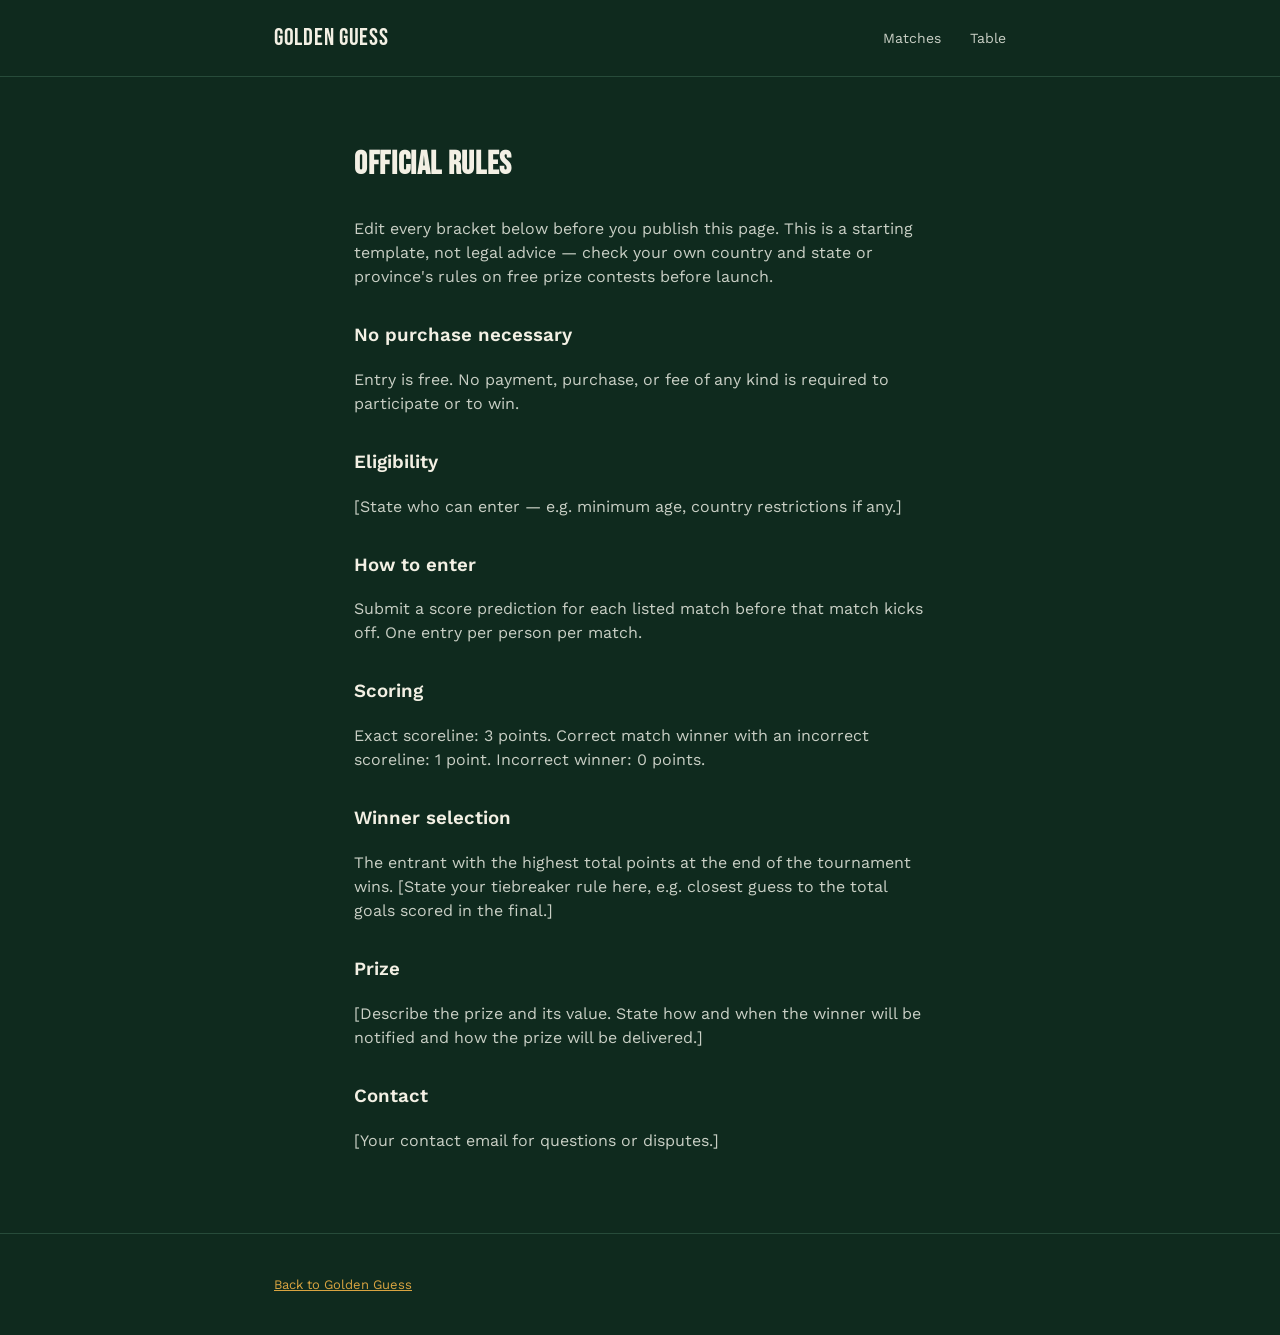
<file: rules.html>
<!DOCTYPE html>
<html lang="en">
<head>
<meta charset="UTF-8">
<meta name="viewport" content="width=device-width, initial-scale=1.0">
<title>Official rules — Golden Guess</title>
<link href="https://fonts.googleapis.com/css2?family=Bebas+Neue&family=Work+Sans:wght@400;500;600&display=swap" rel="stylesheet">
<link rel="stylesheet" href="style.css">
</head>
<body>

<header class="site-header">
  <div class="wrap header-inner">
    <span class="wordmark"><a href="index.html" style="color: inherit; text-decoration: none;">Golden Guess</a></span>
    <nav class="header-nav">
      <a href="index.html#matches">Matches</a>
      <a href="index.html#leaderboard">Table</a>
    </nav>
  </div>
</header>

<section class="section">
  <div class="wrap" style="max-width: 620px;">
    <h2 class="section-title">Official rules</h2>
    <p style="color: var(--chalk-dim);">
      Edit every bracket below before you publish this page. This is a starting template, not legal advice —
      check your own country and state or province's rules on free prize contests before launch.
    </p>

    <h3 style="font-family: var(--font-body); font-weight: 600; margin-top: 32px;">No purchase necessary</h3>
    <p style="color: var(--chalk-dim);">Entry is free. No payment, purchase, or fee of any kind is required to participate or to win.</p>

    <h3 style="font-family: var(--font-body); font-weight: 600; margin-top: 32px;">Eligibility</h3>
    <p style="color: var(--chalk-dim);">[State who can enter — e.g. minimum age, country restrictions if any.]</p>

    <h3 style="font-family: var(--font-body); font-weight: 600; margin-top: 32px;">How to enter</h3>
    <p style="color: var(--chalk-dim);">Submit a score prediction for each listed match before that match kicks off. One entry per person per match.</p>

    <h3 style="font-family: var(--font-body); font-weight: 600; margin-top: 32px;">Scoring</h3>
    <p style="color: var(--chalk-dim);">Exact scoreline: 3 points. Correct match winner with an incorrect scoreline: 1 point. Incorrect winner: 0 points.</p>

    <h3 style="font-family: var(--font-body); font-weight: 600; margin-top: 32px;">Winner selection</h3>
    <p style="color: var(--chalk-dim);">The entrant with the highest total points at the end of the tournament wins. [State your tiebreaker rule here, e.g. closest guess to the total goals scored in the final.]</p>

    <h3 style="font-family: var(--font-body); font-weight: 600; margin-top: 32px;">Prize</h3>
    <p style="color: var(--chalk-dim);">[Describe the prize and its value. State how and when the winner will be notified and how the prize will be delivered.]</p>

    <h3 style="font-family: var(--font-body); font-weight: 600; margin-top: 32px;">Contact</h3>
    <p style="color: var(--chalk-dim);">[Your contact email for questions or disputes.]</p>
  </div>
</section>

<footer class="site-footer">
  <div class="wrap footer-inner">
    <p><a href="index.html">Back to Golden Guess</a></p>
  </div>
</footer>

</body>
</html>
</file>
<file: style.css>
:root {
  --pitch-dark: #0F2A1E;
  --pitch-mid: #16382A;
  --pitch-line: #274B3A;
  --chalk: #F3F0E4;
  --chalk-dim: #C9CFC5;
  --grass: #5FA85C;
  --gold: #D9A441;
  --gold-dim: #8A6C2E;
  --font-display: 'Bebas Neue', sans-serif;
  --font-body: 'Work Sans', sans-serif;
  --font-mono: 'JetBrains Mono', monospace;
}

* { box-sizing: border-box; }

body {
  margin: 0;
  background: var(--pitch-dark);
  color: var(--chalk);
  font-family: var(--font-body);
  line-height: 1.5;
}

.wrap {
  max-width: 780px;
  margin: 0 auto;
  padding: 0 24px;
}

a { color: var(--gold); }

.site-header {
  border-bottom: 1px solid var(--pitch-line);
  padding: 20px 0;
}

.header-inner {
  display: flex;
  align-items: center;
  justify-content: space-between;
}

.wordmark {
  font-family: var(--font-display);
  font-size: 24px;
  letter-spacing: 0.03em;
}

.header-nav a {
  color: var(--chalk-dim);
  text-decoration: none;
  margin-left: 24px;
  font-size: 14px;
}

.header-nav a:hover { color: var(--gold); }

.hero {
  padding: 72px 0 56px;
  background:
    repeating-linear-gradient(0deg, transparent, transparent 39px, var(--pitch-line) 39px, var(--pitch-line) 40px),
    var(--pitch-dark);
}

.eyebrow {
  font-family: var(--font-mono);
  font-size: 13px;
  letter-spacing: 0.08em;
  text-transform: uppercase;
  color: var(--grass);
  margin: 0 0 12px;
}

.hero h1 {
  font-family: var(--font-display);
  font-size: 64px;
  line-height: 0.98;
  letter-spacing: 0.01em;
  margin: 0 0 20px;
}

.hero-sub {
  color: var(--chalk-dim);
  font-size: 17px;
  max-width: 480px;
  margin: 0 0 32px;
}

.btn-primary {
  display: inline-block;
  background: var(--gold);
  color: var(--pitch-dark);
  font-weight: 600;
  text-decoration: none;
  padding: 14px 28px;
  border-radius: 4px;
  border: none;
  font-size: 15px;
  cursor: pointer;
  font-family: var(--font-body);
}

.btn-primary:hover { background: #e6b559; }

.scoring-band {
  background: var(--pitch-mid);
  border-top: 1px solid var(--pitch-line);
  border-bottom: 1px solid var(--pitch-line);
  padding: 28px 0;
}

.scoring-inner {
  display: flex;
  gap: 32px;
  flex-wrap: wrap;
}

.score-rule {
  display: flex;
  flex-direction: column;
  gap: 4px;
}

.score-points {
  font-family: var(--font-mono);
  font-weight: 700;
  font-size: 20px;
  color: var(--gold);
}

.score-label {
  font-size: 13px;
  color: var(--chalk-dim);
}

.section { padding: 64px 0; }
.section-alt { background: var(--pitch-mid); }

.section-title {
  font-family: var(--font-display);
  font-size: 32px;
  letter-spacing: 0.02em;
  margin: 0 0 28px;
}

.name-field {
  display: flex;
  align-items: center;
  gap: 12px;
  margin-bottom: 28px;
}

.name-field label {
  font-size: 14px;
  color: var(--chalk-dim);
}

.name-field input,
.match-list input[type="number"] {
  background: var(--pitch-dark);
  border: 1px solid var(--pitch-line);
  color: var(--chalk);
  border-radius: 4px;
  padding: 10px 12px;
  font-family: var(--font-body);
  font-size: 15px;
}

.name-field input { flex: 1; max-width: 280px; }

.match-list {
  display: flex;
  flex-direction: column;
  gap: 14px;
  margin-bottom: 28px;
}

.match-card {
  background: var(--pitch-mid);
  border: 1px solid var(--pitch-line);
  border-radius: 6px;
  padding: 18px 22px;
  display: flex;
  align-items: center;
  justify-content: space-between;
  gap: 16px;
  flex-wrap: wrap;
}

.match-teams {
  display: flex;
  flex-direction: column;
  gap: 2px;
}

.match-teams .fixture {
  font-size: 16px;
  font-weight: 500;
}

.match-teams .kickoff {
  font-family: var(--font-mono);
  font-size: 12px;
  color: var(--chalk-dim);
}

.match-score {
  display: flex;
  align-items: center;
  gap: 8px;
}

.match-score input {
  width: 52px;
  text-align: center;
  font-family: var(--font-mono);
  font-size: 18px;
}

.match-score span {
  color: var(--chalk-dim);
  font-family: var(--font-mono);
}

.submit-all { width: 100%; }

.submit-status {
  text-align: center;
  font-size: 14px;
  color: var(--grass);
  min-height: 20px;
}

.scoreboard {
  display: flex;
  flex-direction: column;
  border: 1px solid var(--pitch-line);
  border-radius: 6px;
  overflow: hidden;
}

.score-row {
  display: flex;
  align-items: center;
  gap: 16px;
  padding: 14px 20px;
  background: var(--pitch-dark);
  border-bottom: 1px solid var(--pitch-line);
}

.score-row:last-child { border-bottom: none; }
.score-row.top { background: rgba(217, 164, 65, 0.1); }

.score-rank {
  font-family: var(--font-mono);
  font-weight: 700;
  font-size: 16px;
  width: 28px;
  color: var(--chalk-dim);
}

.score-row.top .score-rank { color: var(--gold); }

.score-name {
  flex: 1;
  font-size: 15px;
}

.score-total {
  font-family: var(--font-mono);
  font-weight: 700;
  font-size: 18px;
}

.empty-note {
  color: var(--chalk-dim);
  font-size: 14px;
  padding: 20px;
}

.site-footer {
  border-top: 1px solid var(--pitch-line);
  padding: 28px 0;
}

.footer-inner {
  font-size: 13px;
  color: var(--chalk-dim);
}

@media (max-width: 560px) {
  .hero h1 { font-size: 44px; }
  .match-card { flex-direction: column; align-items: flex-start; }
}
</file>
